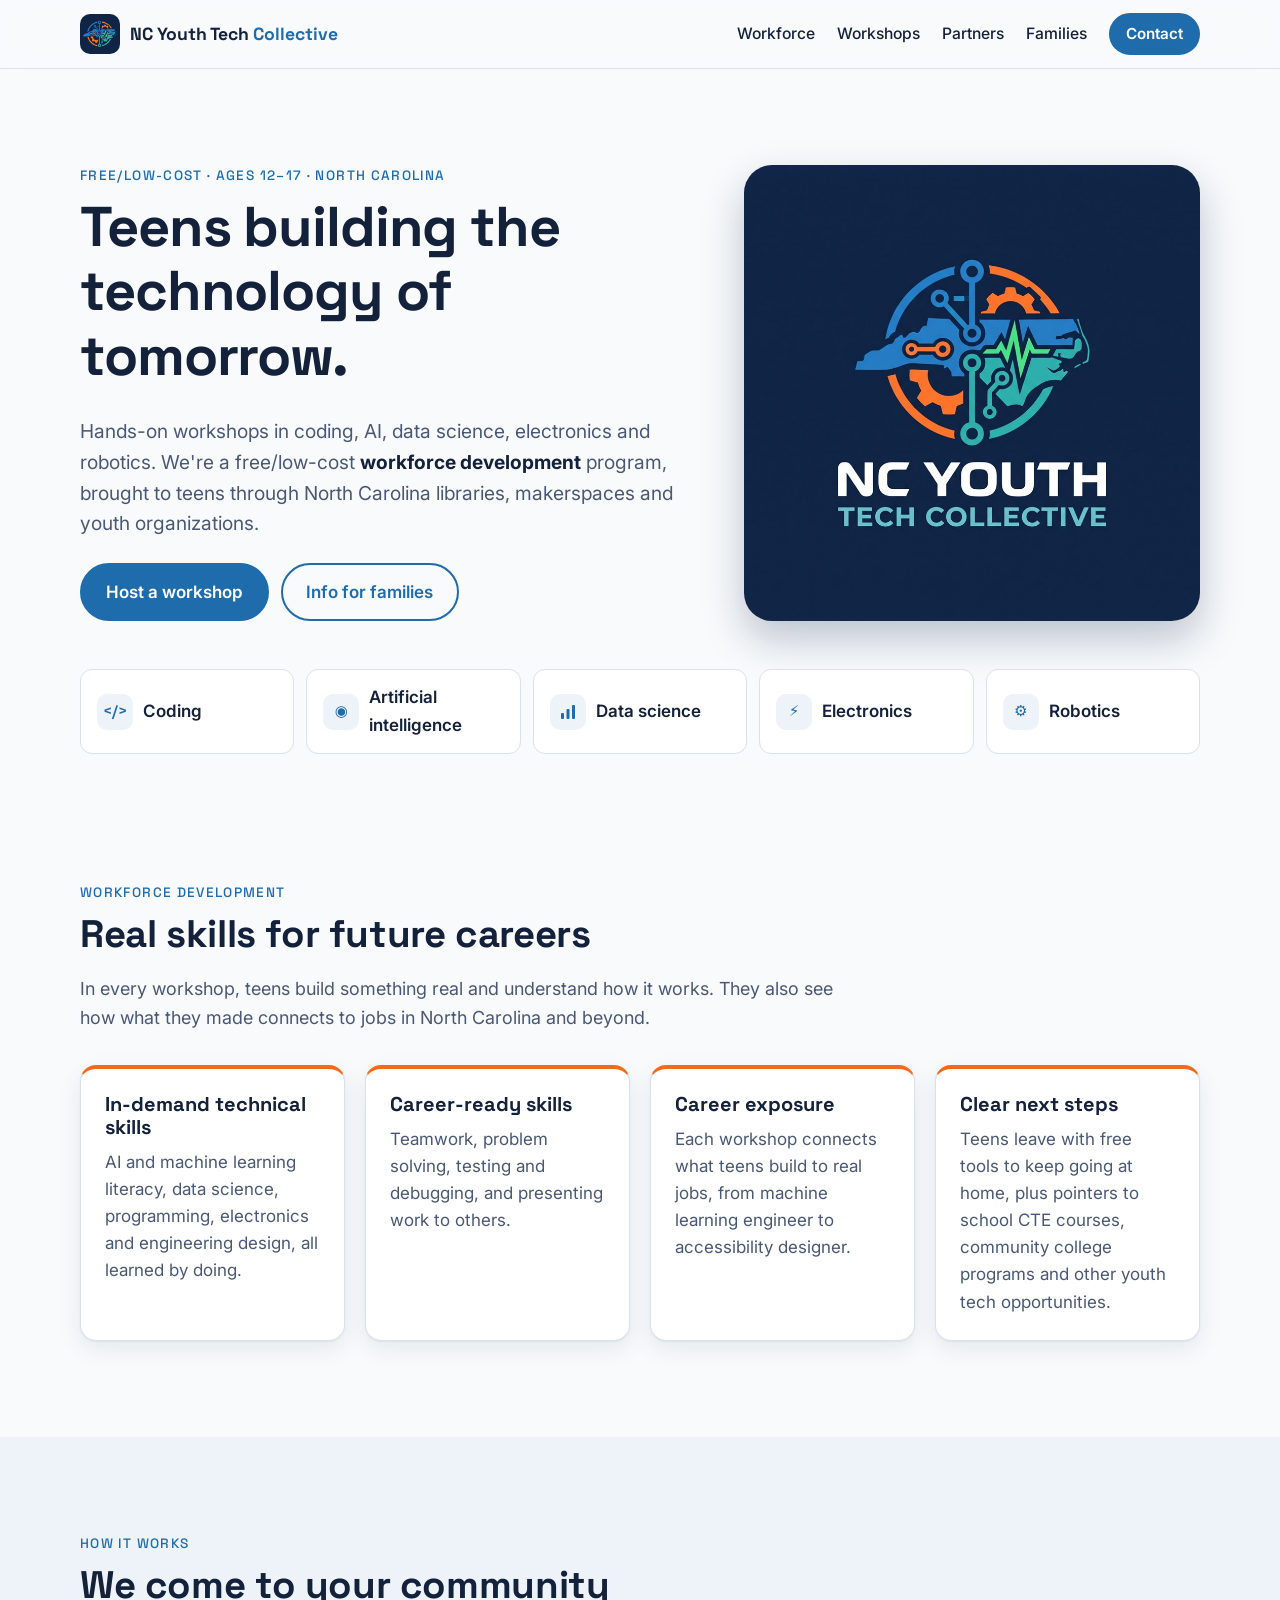
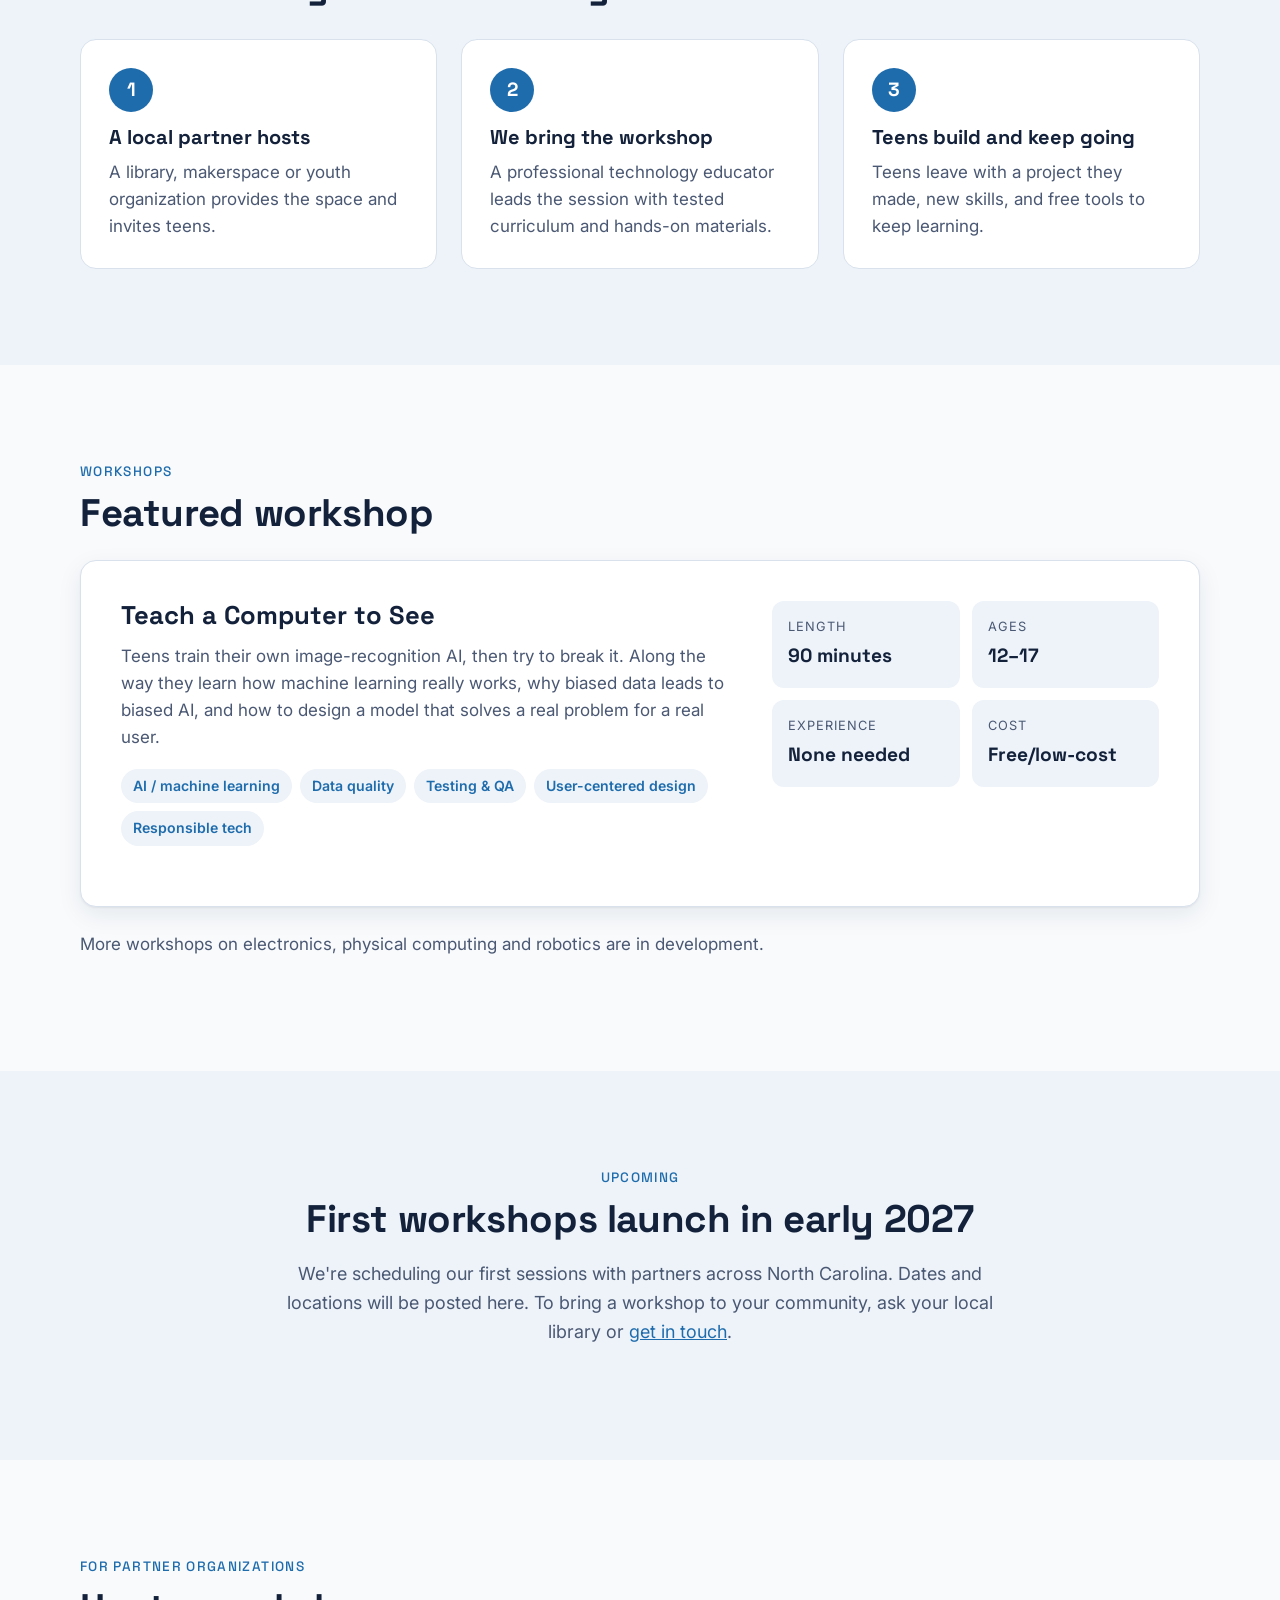
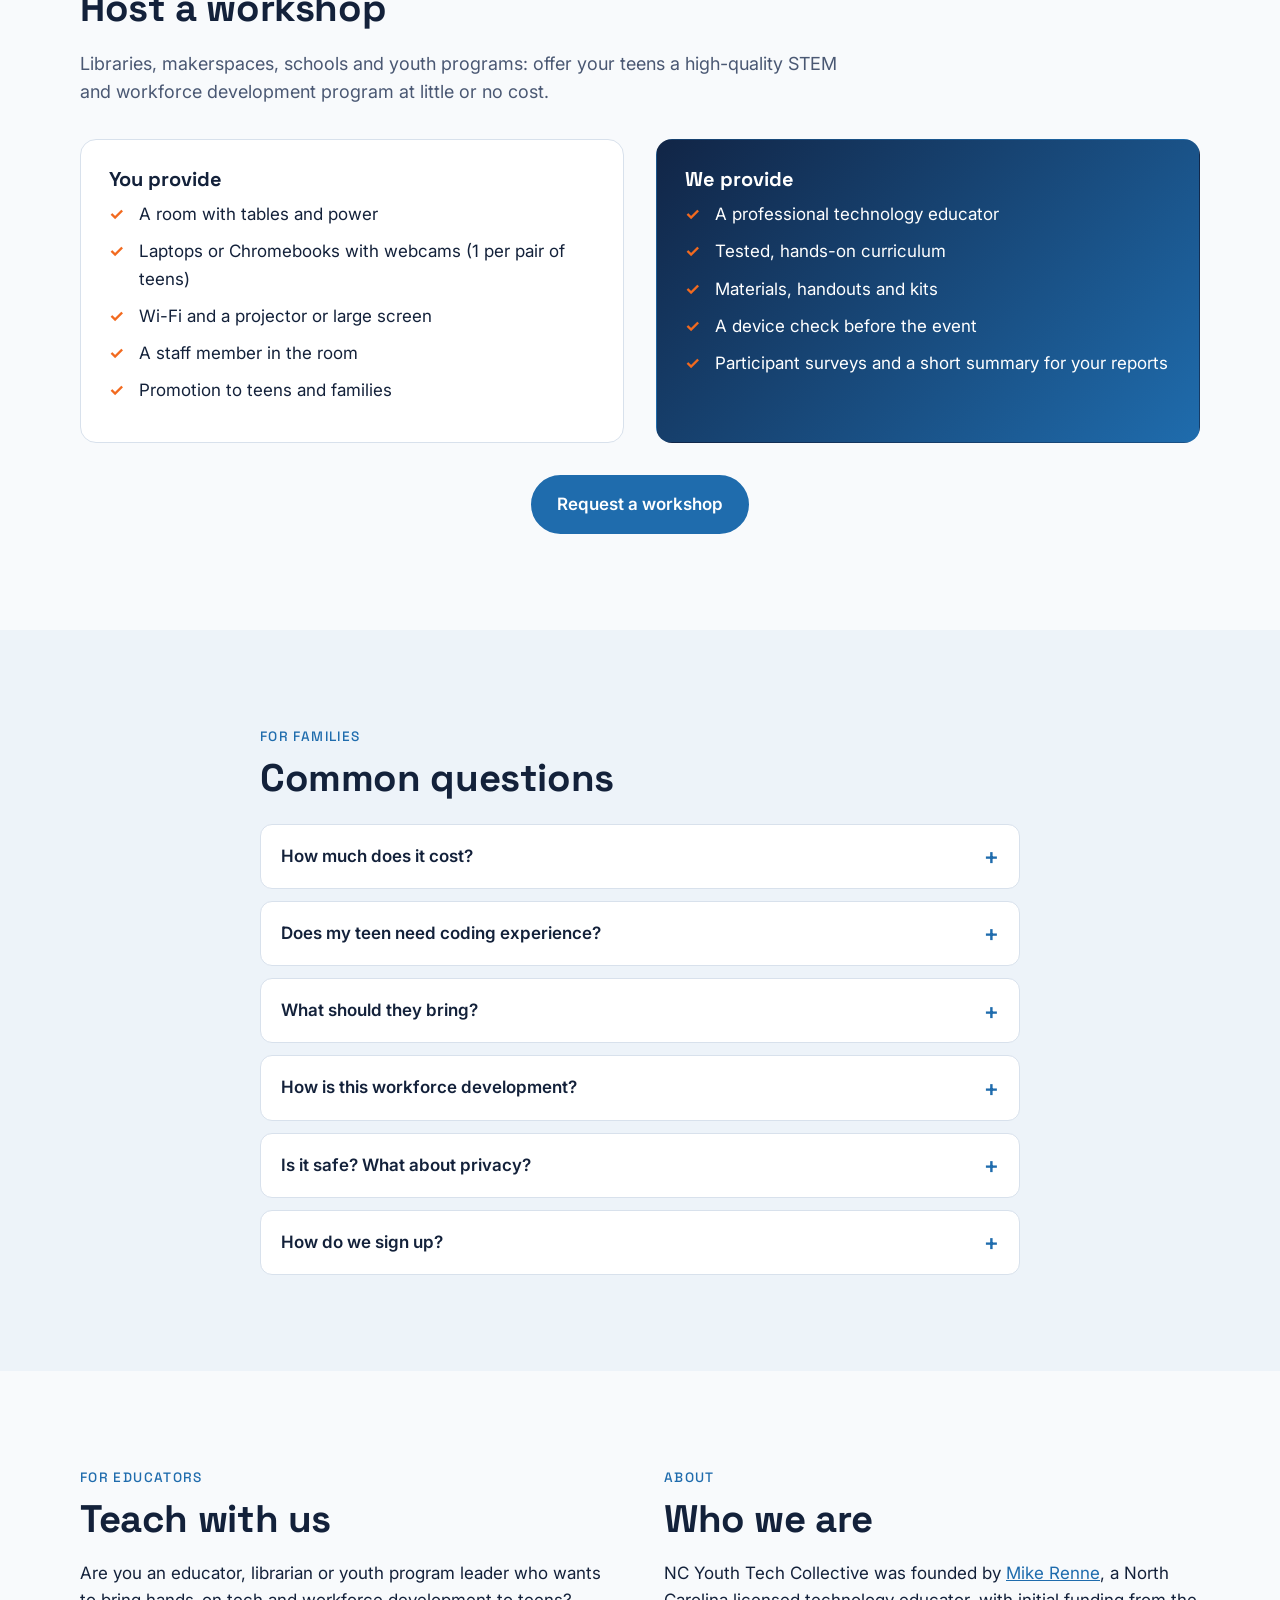
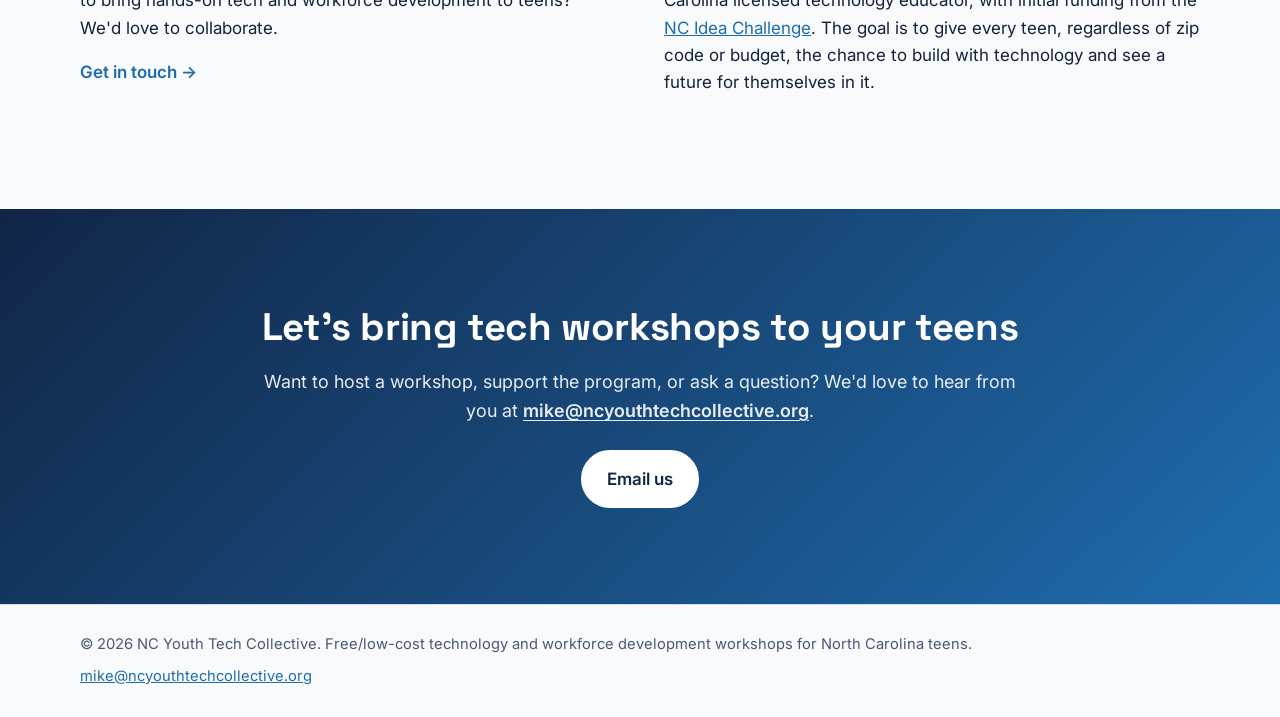
<file: index.html>
<!doctype html>
<html lang="en">
<head>
  <meta charset="utf-8">
  <meta name="viewport" content="width=device-width, initial-scale=1">
  <title>NC Youth Tech Collective | Free/Low-Cost Tech and Workforce Development Workshops for Teens</title>
  <meta name="description" content="Free/low-cost, hands-on technology and workforce development workshops for North Carolina teens ages 12–17: coding, AI, data science, electronics and robotics, offered with local libraries, makerspaces and youth organizations.">
  <meta property="og:title" content="NC Youth Tech Collective">
  <meta property="og:description" content="Free/low-cost, hands-on tech and workforce development workshops for NC teens ages 12–17.">
  <meta property="og:type" content="website">
  <meta property="og:image" content="https://ncyouthtechcollective.org/assets/og-image.jpg">
  <meta property="og:image:alt" content="NC Youth Tech Collective logo">
  <meta name="theme-color" content="#112546">
  <link rel="icon" href="assets/favicon-32.png" type="image/png" sizes="32x32">
  <link rel="apple-touch-icon" href="assets/apple-touch-icon.png">
  <link rel="preconnect" href="https://fonts.googleapis.com">
  <link rel="preconnect" href="https://fonts.gstatic.com" crossorigin>
  <link href="https://fonts.googleapis.com/css2?family=Inter:wght@400;500;600&family=Space+Grotesk:wght@500;700&display=swap" rel="stylesheet">
  <link rel="stylesheet" href="assets/style.css">
</head>
<body>
  <a class="skip-link" href="#main">Skip to content</a>

  <header class="site-header">
    <div class="container header-inner">
      <a class="brand" href="#top" aria-label="NC Youth Tech Collective home">
        <img class="brand-mark" src="assets/logo-mark.png" alt="" width="40" height="40">
        <span>NC Youth Tech <span class="brand-accent">Collective</span></span>
      </a>
      <nav aria-label="Main">
        <ul class="nav-links">
          <li><a href="#workforce">Workforce</a></li>
          <li><a href="#workshops">Workshops</a></li>
          <li><a href="#partners">Partners</a></li>
          <li><a href="#families">Families</a></li>
          <li><a class="btn btn-small" href="#contact">Contact</a></li>
        </ul>
      </nav>
    </div>
  </header>

  <main id="main">
    <!-- Hero -->
    <section class="hero" id="top">
      <div class="container hero-inner">
        <div class="hero-copy">
          <p class="eyebrow">Free/low-cost &middot; Ages 12–17 &middot; North Carolina</p>
          <h1>Teens building the technology of tomorrow.</h1>
          <p class="lead">Hands-on workshops in coding, AI, data science, electronics and robotics. We're a free/low-cost <strong>workforce development</strong> program, brought to teens through North Carolina libraries, makerspaces and youth organizations.</p>
          <div class="cta-row">
            <a class="btn" href="#partners">Host a workshop</a>
            <a class="btn btn-ghost" href="#families">Info for families</a>
          </div>
        </div>
        <div class="hero-art">
          <img src="assets/logo.jpg" alt="NC Youth Tech Collective logo: a map of North Carolina with circuit lines, gears and a signal wave" width="900" height="900">
        </div>
      </div>
    </section>

    <!-- Topics -->
    <section class="topics" aria-label="Topics">
      <div class="container topic-grid">
        <div class="topic"><span class="topic-icon" aria-hidden="true">&lt;/&gt;</span>Coding</div>
        <div class="topic"><span class="topic-icon" aria-hidden="true">&#9673;</span>Artificial intelligence</div>
        <div class="topic"><span class="topic-icon" aria-hidden="true"><svg viewBox="0 0 16 16" width="16" height="16" fill="currentColor"><rect x="1" y="9" width="3" height="6" rx="1"/><rect x="6.5" y="5" width="3" height="10" rx="1"/><rect x="12" y="1" width="3" height="14" rx="1"/></svg></span>Data science</div>
        <div class="topic"><span class="topic-icon" aria-hidden="true">&#9889;</span>Electronics</div>
        <div class="topic"><span class="topic-icon" aria-hidden="true">&#9881;</span>Robotics</div>
      </div>
    </section>

    <!-- Workforce development -->
    <section class="section" id="workforce">
      <div class="container">
        <p class="eyebrow">Workforce development</p>
        <h2>Real skills for future careers</h2>
        <p class="section-lead">In every workshop, teens build something real and understand how it works. They also see how what they made connects to jobs in North Carolina and beyond.</p>
        <div class="card-grid">
          <article class="card">
            <h3>In-demand technical skills</h3>
            <p>AI and machine learning literacy, data science, programming, electronics and engineering design, all learned by doing.</p>
          </article>
          <article class="card">
            <h3>Career-ready skills</h3>
            <p>Teamwork, problem solving, testing and debugging, and presenting work to others.</p>
          </article>
          <article class="card">
            <h3>Career exposure</h3>
            <p>Each workshop connects what teens build to real jobs, from machine learning engineer to accessibility designer.</p>
          </article>
          <article class="card">
            <h3>Clear next steps</h3>
            <p>Teens leave with free tools to keep going at home, plus pointers to school CTE courses, community college programs and other youth tech opportunities.</p>
          </article>
        </div>
      </div>
    </section>

    <!-- How it works -->
    <section class="section section-alt" id="how">
      <div class="container">
        <p class="eyebrow">How it works</p>
        <h2>We come to your community</h2>
        <ol class="steps">
          <li>
            <span class="step-num" aria-hidden="true">1</span>
            <h3>A local partner hosts</h3>
            <p>A library, makerspace or youth organization provides the space and invites teens.</p>
          </li>
          <li>
            <span class="step-num" aria-hidden="true">2</span>
            <h3>We bring the workshop</h3>
            <p>A professional technology educator leads the session with tested curriculum and hands-on materials.</p>
          </li>
          <li>
            <span class="step-num" aria-hidden="true">3</span>
            <h3>Teens build and keep going</h3>
            <p>Teens leave with a project they made, new skills, and free tools to keep learning.</p>
          </li>
        </ol>
      </div>
    </section>

    <!-- Workshops -->
    <section class="section" id="workshops">
      <div class="container">
        <p class="eyebrow">Workshops</p>
        <h2>Featured workshop</h2>
        <article class="feature">
          <div class="feature-body">
            <h3>Teach a Computer to See</h3>
            <p>Teens train their own image-recognition AI, then try to break it. Along the way they learn how machine learning really works, why biased data leads to biased AI, and how to design a model that solves a real problem for a real user.</p>
            <ul class="chips" aria-label="Skills practiced">
              <li>AI / machine learning</li>
              <li>Data quality</li>
              <li>Testing &amp; QA</li>
              <li>User-centered design</li>
              <li>Responsible tech</li>
            </ul>
          </div>
          <dl class="feature-facts">
            <div><dt>Length</dt><dd>90 minutes</dd></div>
            <div><dt>Ages</dt><dd>12–17</dd></div>
            <div><dt>Experience</dt><dd>None needed</dd></div>
            <div><dt>Cost</dt><dd>Free/low&#8209;cost</dd></div>
          </dl>
        </article>
        <p class="note">More workshops on electronics, physical computing and robotics are in development.</p>
      </div>
    </section>

    <!-- Upcoming -->
    <section class="section section-alt" id="upcoming">
      <div class="container narrow center">
        <p class="eyebrow">Upcoming</p>
        <h2>First workshops launch in early 2027</h2>
        <p class="section-lead">We're scheduling our first sessions with partners across North Carolina. Dates and locations will be posted here. To bring a workshop to your community, ask your local library or <a href="#contact">get in touch</a>.</p>
      </div>
    </section>

    <!-- Partners -->
    <section class="section" id="partners">
      <div class="container">
        <p class="eyebrow">For partner organizations</p>
        <h2>Host a workshop</h2>
        <p class="section-lead">Libraries, makerspaces, schools and youth programs: offer your teens a high-quality STEM and workforce development program at little or no cost.</p>
        <div class="two-col">
          <div class="panel">
            <h3>You provide</h3>
            <ul class="check-list">
              <li>A room with tables and power</li>
              <li>Laptops or Chromebooks with webcams (1 per pair of teens)</li>
              <li>Wi-Fi and a projector or large screen</li>
              <li>A staff member in the room</li>
              <li>Promotion to teens and families</li>
            </ul>
          </div>
          <div class="panel panel-brand">
            <h3>We provide</h3>
            <ul class="check-list">
              <li>A professional technology educator</li>
              <li>Tested, hands-on curriculum</li>
              <li>Materials, handouts and kits</li>
              <li>A device check before the event</li>
              <li>Participant surveys and a short summary for your reports</li>
            </ul>
          </div>
        </div>
        <div class="center"><a class="btn" href="#contact">Request a workshop</a></div>
      </div>
    </section>

    <!-- Families -->
    <section class="section section-alt" id="families">
      <div class="container narrow">
        <p class="eyebrow">For families</p>
        <h2>Common questions</h2>
        <div class="faq">
          <details>
            <summary>How much does it cost?</summary>
            <p>Workshops are free/low-cost. Most are free, but some host organizations charge a small registration fee. Any fee is set by the host and listed with the event.</p>
          </details>
          <details>
            <summary>Does my teen need coding experience?</summary>
            <p>No. Workshops are designed for beginners, with extra challenges for teens who already have experience.</p>
          </details>
          <details>
            <summary>What should they bring?</summary>
            <p>Just curiosity. The host provides devices, and we bring everything else.</p>
          </details>
          <details>
            <summary>How is this workforce development?</summary>
            <p>Teens practice skills employers look for, like AI literacy, problem solving, testing and teamwork. They also learn about real careers that use these skills, and leave with clear next steps for continued learning.</p>
          </details>
          <details>
            <summary>Is it safe? What about privacy?</summary>
            <p>A staff member from the host organization is present for every workshop. The AI tools we use run in the web browser, need no accounts, and by default keep training images on the device. All work is cleared at the end of each session, and photos are only taken with a signed release.</p>
          </details>
          <details>
            <summary>How do we sign up?</summary>
            <p>Registration is handled by each host organization. Upcoming workshops will be listed on this page, with a link to register.</p>
          </details>
        </div>
      </div>
    </section>

    <!-- Educators + About -->
    <section class="section" id="about">
      <div class="container two-col">
        <div>
          <p class="eyebrow">For educators</p>
          <h2>Teach with us</h2>
          <p>Are you an educator, librarian or youth program leader who wants to bring hands-on tech and workforce development to teens? We'd love to collaborate.</p>
          <a class="text-link" href="#contact">Get in touch &rarr;</a>
        </div>
        <div>
          <p class="eyebrow">About</p>
          <h2>Who we are</h2>
          <p>NC Youth Tech Collective was founded by <a href="https://mikerenne.com" target="_blank" rel="noopener">Mike Renne</a>, a North Carolina licensed technology educator, with initial funding from the <a href="https://ideachallengenc.org/" target="_blank" rel="noopener">NC Idea Challenge</a>. The goal is to give every teen, regardless of zip code or budget, the chance to build with technology and see a future for themselves in it.</p>
        </div>
      </div>
    </section>

    <!-- Contact -->
    <section class="section contact" id="contact">
      <div class="container narrow center">
        <h2>Let's bring tech workshops to your teens</h2>
        <p class="section-lead">Want to host a workshop, support the program, or ask a question? We'd love to hear from you at <a class="contact-email" href="mailto:mike@ncyouthtechcollective.org">mike@ncyouthtechcollective.org</a>.</p>
        <div class="cta-row center-row">
          <a class="btn btn-light" href="mailto:mike@ncyouthtechcollective.org">Email us</a>        </div>
      </div>
    </section>
  </main>

  <footer class="site-footer">
    <div class="container footer-inner">
      <p>&copy; <span id="year">2026</span> NC Youth Tech Collective. Free/low-cost technology and workforce development workshops for North Carolina teens.</p>
      <p><a href="mailto:mike@ncyouthtechcollective.org">mike@ncyouthtechcollective.org</a></p>
    </div>
  </footer>

  <script>document.getElementById('year').textContent = new Date().getFullYear();</script>
</body>
</html>
</file>
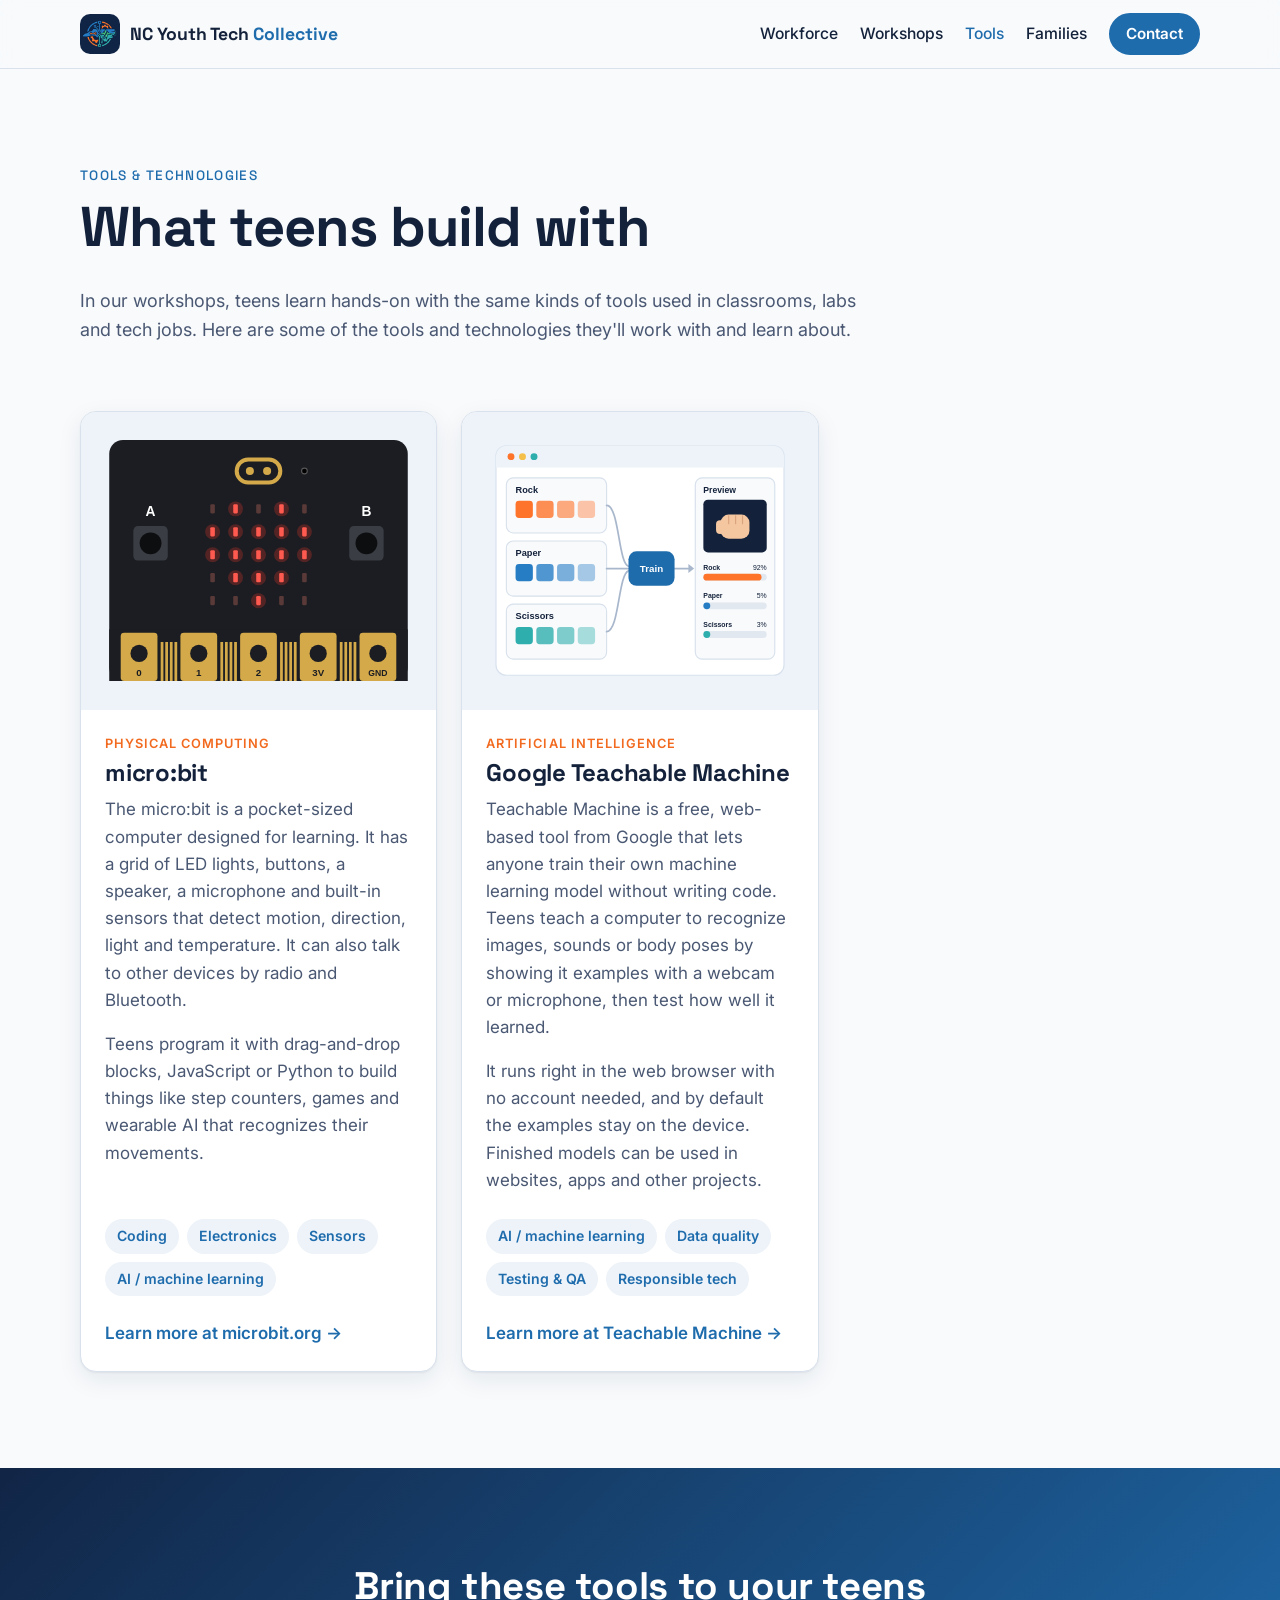
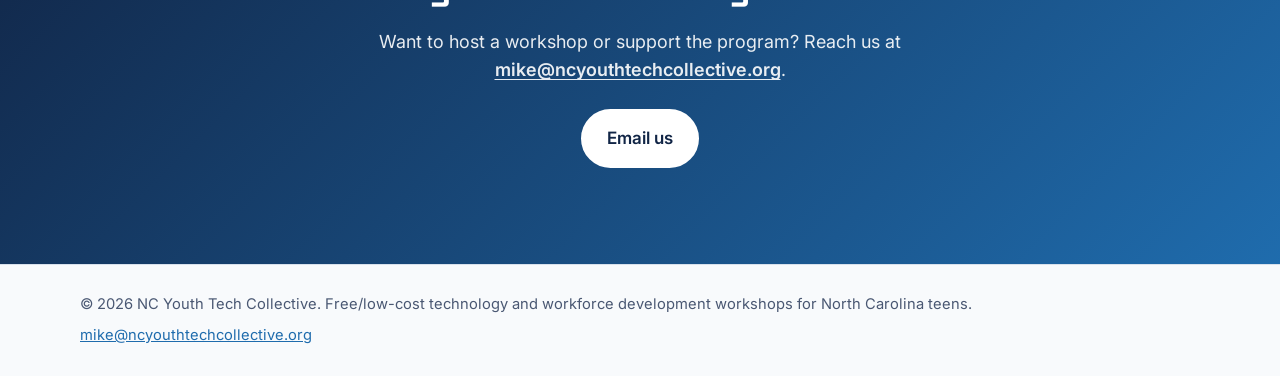
<file: tools.html>
<!doctype html>
<html lang="en">
<head>
  <meta charset="utf-8">
  <meta name="viewport" content="width=device-width, initial-scale=1">
  <title>Tools &amp; Technologies | NC Youth Tech Collective</title>
  <meta name="description" content="The tools and technologies teens learn with and about in NC Youth Tech Collective workshops.">
  <!-- Unlisted page: shared by direct link only. Remove this tag when the page is linked from the main site. -->
  <meta name="robots" content="noindex">
  <meta name="theme-color" content="#112546">
  <link rel="icon" href="assets/favicon-32.png" type="image/png" sizes="32x32">
  <link rel="apple-touch-icon" href="assets/apple-touch-icon.png">
  <link rel="preconnect" href="https://fonts.googleapis.com">
  <link rel="preconnect" href="https://fonts.gstatic.com" crossorigin>
  <link href="https://fonts.googleapis.com/css2?family=Inter:wght@400;500;600&family=Space+Grotesk:wght@500;700&display=swap" rel="stylesheet">
  <link rel="stylesheet" href="assets/style.css">
  <link rel="stylesheet" href="assets/tools/tools.css">
</head>
<body>
  <a class="skip-link" href="#main">Skip to content</a>

  <header class="site-header">
    <div class="container header-inner">
      <a class="brand" href="index.html" aria-label="NC Youth Tech Collective home">
        <img class="brand-mark" src="assets/logo-mark.png" alt="" width="40" height="40">
        <span>NC Youth Tech <span class="brand-accent">Collective</span></span>
      </a>
      <nav aria-label="Main">
        <ul class="nav-links">
          <li><a href="index.html#workforce">Workforce</a></li>
          <li><a href="index.html#workshops">Workshops</a></li>
          <li><a href="tools.html" aria-current="page">Tools</a></li>
          <li><a href="index.html#families">Families</a></li>
          <li><a class="btn btn-small" href="index.html#contact">Contact</a></li>
        </ul>
      </nav>
    </div>
  </header>

  <main id="main">
    <section class="section tools-intro">
      <div class="container">
        <p class="eyebrow">Tools &amp; technologies</p>
        <h1>What teens build with</h1>
        <p class="section-lead">In our workshops, teens learn hands-on with the same kinds of tools used in classrooms, labs and tech jobs. Here are some of the tools and technologies they'll work with and learn about.</p>
      </div>
    </section>

    <section class="section tools-list" aria-label="Tools and technologies">
      <div class="container">
        <div class="tool-grid">

          <!--
            Tool card template: copy this <article> block for each new tool.
            - Put the image in assets/tools/ (SVG, PNG or JPG; a 5:4 landscape image works best).
            - Keep the description to 2–3 sentences.
          -->
          <article class="tool-card" id="microbit">
            <div class="tool-media">
              <img src="assets/tools/microbit.svg" alt="Illustration of a micro:bit: a small circuit board with a 5×5 grid of LEDs showing a heart, buttons labeled A and B, and gold connector pins along the bottom edge" width="520" height="420">
            </div>
            <div class="tool-body">
              <p class="tool-category">Physical computing</p>
              <h2>micro:bit</h2>
              <p>The micro:bit is a pocket-sized computer designed for learning. It has a grid of LED lights, buttons, a speaker, a microphone and built-in sensors that detect motion, direction, light and temperature. It can also talk to other devices by radio and Bluetooth.</p>
              <p>Teens program it with drag-and-drop blocks, JavaScript or Python to build things like step counters, games and wearable AI that recognizes their movements.</p>
              <ul class="chips" aria-label="Skills">
                <li>Coding</li>
                <li>Electronics</li>
                <li>Sensors</li>
                <li>AI / machine learning</li>
              </ul>
              <a class="text-link" href="https://microbit.org/" target="_blank" rel="noopener">Learn more at microbit.org &rarr;</a>
            </div>
          </article>

          <article class="tool-card" id="teachable-machine">
            <div class="tool-media">
              <img src="assets/tools/teachable-machine.svg" alt="Illustration of training an AI model: example pictures sorted into Rock, Paper and Scissors feed a Train step, and a preview shows the model is 92% sure it sees Rock" width="520" height="420">
            </div>
            <div class="tool-body">
              <p class="tool-category">Artificial intelligence</p>
              <h2>Google Teachable Machine</h2>
              <p>Teachable Machine is a free, web-based tool from Google that lets anyone train their own machine learning model without writing code. Teens teach a computer to recognize images, sounds or body poses by showing it examples with a webcam or microphone, then test how well it learned.</p>
              <p>It runs right in the web browser with no account needed, and by default the examples stay on the device. Finished models can be used in websites, apps and other projects.</p>
              <ul class="chips" aria-label="Skills">
                <li>AI / machine learning</li>
                <li>Data quality</li>
                <li>Testing &amp; QA</li>
                <li>Responsible tech</li>
              </ul>
              <a class="text-link" href="https://teachablemachine.withgoogle.com/" target="_blank" rel="noopener">Learn more at Teachable Machine &rarr;</a>
            </div>
          </article>

        </div>
      </div>
    </section>

    <section class="section contact" id="contact">
      <div class="container narrow center">
        <h2>Bring these tools to your teens</h2>
        <p class="section-lead">Want to host a workshop or support the program? Reach us at <a class="contact-email" href="mailto:mike@ncyouthtechcollective.org">mike@ncyouthtechcollective.org</a>.</p>
        <div class="cta-row center-row">
          <a class="btn btn-light" href="mailto:mike@ncyouthtechcollective.org">Email us</a>
        </div>
      </div>
    </section>
  </main>

  <footer class="site-footer">
    <div class="container footer-inner">
      <p>&copy; <span id="year">2026</span> NC Youth Tech Collective. Free/low-cost technology and workforce development workshops for North Carolina teens.</p>
      <p><a href="mailto:mike@ncyouthtechcollective.org">mike@ncyouthtechcollective.org</a></p>
    </div>
  </footer>

  <script>document.getElementById('year').textContent = new Date().getFullYear();</script>
</body>
</html>
</file>
<file: assets/style.css>
/* NC Youth Tech Collective — landing page styles */

/* Palette sampled from the logo: navy #112546, blue #267dc4, orange #fe742b, teal #2eaead */
:root {
  --navy: #112546;
  --brand: #1f6cad;
  --brand-2: #112546;
  --accent: #f26a1f;
  --teal: #1f8f8e;
  --on-brand: #ffffff;
  --brand-hover: #112546;
  --band-from: #112546;
  --band-to: #1f6cad;
  --band-text: #ffffff;
  --bg: #f8fafc;
  --bg-alt: #edf3f9;
  --surface: #ffffff;
  --text: #13213a;
  --muted: #4a5873;
  --border: #d8e1ec;
  --radius: 16px;
  --shadow: 0 1px 2px rgba(17, 37, 70, .06), 0 8px 24px rgba(17, 37, 70, .08);
  --font-body: "Inter", system-ui, -apple-system, "Segoe UI", Roboto, sans-serif;
  --font-head: "Space Grotesk", var(--font-body);
}

@media (prefers-color-scheme: dark) {
  :root {
    --brand: #5aa8e6;
    --brand-2: #2b5f99;
    --accent: #fe8a4a;
    --teal: #4cc4c2;
    --on-brand: #0b1730;
    --brand-hover: #8cc4f0;
    --band-from: #173563;
    --band-to: #1f5a96;
    --bg: #0b1730;
    --bg-alt: #0f1f3d;
    --surface: #142848;
    --text: #e8eef7;
    --muted: #a9b7cc;
    --border: #22385c;
    --shadow: none;
  }
}

*,
*::before,
*::after { box-sizing: border-box; }

html { scroll-behavior: smooth; scroll-padding-top: 80px; }
@media (prefers-reduced-motion: reduce) { html { scroll-behavior: auto; } }

body {
  margin: 0;
  background: var(--bg);
  color: var(--text);
  font-family: var(--font-body);
  font-size: 1.0625rem;
  line-height: 1.6;
}

h1, h2, h3 { font-family: var(--font-head); line-height: 1.15; margin: 0 0 .5em; }
h1 { font-size: clamp(2.2rem, 5vw, 3.5rem); letter-spacing: -.02em; }
h2 { font-size: clamp(1.7rem, 3.5vw, 2.4rem); letter-spacing: -.01em; }
h3 { font-size: 1.25rem; }
p { margin: 0 0 1em; }
a { color: var(--brand); }
img, svg { max-width: 100%; display: block; }

.container { width: min(1120px, 100% - 32px); margin-inline: auto; }
.narrow { width: min(760px, 100% - 32px); }
.center { text-align: center; }

.skip-link {
  position: absolute; left: -999px; top: 8px;
  background: var(--brand); color: var(--on-brand);
  padding: 8px 14px; border-radius: 8px; z-index: 100;
}
.skip-link:focus { left: 8px; }

:focus-visible { outline: 3px solid var(--accent); outline-offset: 2px; border-radius: 4px; }

/* Buttons */
.btn {
  display: inline-block;
  background: var(--brand);
  color: var(--on-brand);
  font-weight: 600;
  text-decoration: none;
  padding: .8em 1.4em;
  border-radius: 999px;
  border: 2px solid var(--brand);
  transition: transform .15s ease, background .15s ease;
}
.btn:hover { transform: translateY(-1px); background: var(--brand-hover); border-color: var(--brand-hover); }
.btn-small { padding: .45em 1em; font-size: .95rem; }
.btn-ghost { background: transparent; color: var(--brand); }
.btn-ghost:hover { background: var(--bg-alt); color: var(--brand); border-color: var(--brand); }
.btn-light { background: var(--on-brand); color: var(--brand); border-color: var(--on-brand); }
.btn-light:hover { background: var(--bg-alt); border-color: var(--bg-alt); }
.btn-ghost-light { background: transparent; color: var(--on-brand); border-color: var(--on-brand); }
.btn-ghost-light:hover { background: rgba(255, 255, 255, .12); border-color: var(--on-brand); }

.cta-row { display: flex; flex-wrap: wrap; gap: 12px; margin-top: 1.5rem; }
.center-row { justify-content: center; }

.text-link { font-weight: 600; text-decoration: none; }
.text-link:hover { text-decoration: underline; }

.eyebrow {
  font-family: var(--font-head);
  font-weight: 500;
  font-size: .85rem;
  letter-spacing: .1em;
  text-transform: uppercase;
  color: var(--brand);
  margin-bottom: .6em;
}

/* Header */
.site-header {
  position: sticky; top: 0; z-index: 50;
  background: color-mix(in srgb, var(--bg) 88%, transparent);
  backdrop-filter: blur(10px);
  border-bottom: 1px solid var(--border);
}
.header-inner { display: flex; align-items: center; justify-content: space-between; gap: 16px; min-height: 68px; }
.brand {
  display: flex; align-items: center; gap: 10px;
  font-family: var(--font-head); font-weight: 700; font-size: 1.1rem;
  color: var(--text); text-decoration: none;
}
.brand-accent { color: var(--brand); }
.nav-links { display: flex; align-items: center; gap: 22px; list-style: none; margin: 0; padding: 0; }
.nav-links a:not(.btn) { color: var(--text); text-decoration: none; font-weight: 500; font-size: .98rem; }
.nav-links a:not(.btn):hover { color: var(--brand); }

@media (max-width: 760px) {
  .nav-links li:not(:last-child) { display: none; }
  .brand { font-size: 1rem; }
}

/* Hero */
.hero { padding: clamp(48px, 8vw, 96px) 0 48px; }
.hero-inner { display: grid; grid-template-columns: 1.15fr .85fr; gap: 48px; align-items: center; }
.lead { font-size: 1.2rem; color: var(--muted); max-width: 36em; }
.lead strong { color: var(--text); }
.hero-art img {
  width: 100%; height: auto;
  border-radius: 28px;
  box-shadow: 0 18px 40px rgba(17, 37, 70, .25);
}
.brand-mark { border-radius: 10px; }

@media (max-width: 860px) {
  .hero-inner { grid-template-columns: 1fr; }
  .hero-art { max-width: 260px; margin-inline: auto; }
}

/* Topics */
.topics { padding-bottom: 32px; }
.topic-grid { display: grid; grid-template-columns: repeat(5, 1fr); gap: 12px; }
.topic {
  display: flex; align-items: center; gap: 10px;
  background: var(--surface); border: 1px solid var(--border); border-radius: 12px;
  padding: 14px 16px; font-weight: 600;
}
.topic-icon {
  display: inline-grid; place-items: center;
  width: 36px; height: 36px; flex: none;
  border-radius: 10px; background: var(--bg-alt); color: var(--brand);
  font-family: var(--font-head); font-size: .95rem;
}
@media (max-width: 1000px) { .topic-grid { grid-template-columns: repeat(3, 1fr); } }
@media (max-width: 760px) {
  .topic-grid { grid-template-columns: repeat(2, 1fr); }
  .topic:last-child { grid-column: 1 / -1; }
}

/* Sections */
.section { padding: clamp(56px, 8vw, 96px) 0; }
.section-alt { background: var(--bg-alt); }
.section-lead { font-size: 1.125rem; color: var(--muted); max-width: 44em; }
.center .section-lead { margin-inline: auto; }
.note { color: var(--muted); margin-top: 1.5rem; }

/* Cards */
.card-grid { display: grid; grid-template-columns: repeat(4, 1fr); gap: 20px; margin-top: 2rem; }
.card {
  background: var(--surface); border: 1px solid var(--border); border-radius: var(--radius);
  padding: 24px; box-shadow: var(--shadow);
  border-top: 4px solid var(--accent);
}
.card p { color: var(--muted); margin: 0; }
@media (max-width: 1000px) { .card-grid { grid-template-columns: repeat(2, 1fr); } }
@media (max-width: 560px) { .card-grid { grid-template-columns: 1fr; } }

/* Steps */
.steps { list-style: none; padding: 0; margin: 2rem 0 0; display: grid; grid-template-columns: repeat(3, 1fr); gap: 24px; }
.steps li { background: var(--surface); border-radius: var(--radius); padding: 28px; border: 1px solid var(--border); }
.steps p { color: var(--muted); margin: 0; }
.step-num {
  display: inline-grid; place-items: center;
  width: 44px; height: 44px; border-radius: 50%;
  background: var(--brand); color: var(--on-brand);
  font-family: var(--font-head); font-weight: 700; font-size: 1.2rem;
  margin-bottom: 14px;
}
@media (max-width: 860px) { .steps { grid-template-columns: 1fr; } }

/* Feature workshop */
.feature {
  display: grid; grid-template-columns: 1.6fr 1fr; gap: 32px;
  background: var(--surface); border: 1px solid var(--border); border-radius: var(--radius);
  padding: clamp(24px, 4vw, 40px); box-shadow: var(--shadow); margin-top: 1.5rem;
}
.feature h3 { font-size: 1.6rem; }
.feature-body p { color: var(--muted); }
.chips { display: flex; flex-wrap: wrap; gap: 8px; list-style: none; padding: 0; margin: 0 0 1.25rem; }
.chips li {
  background: var(--bg-alt); color: var(--brand);
  font-size: .88rem; font-weight: 600; padding: 6px 12px; border-radius: 999px;
}
.feature-facts { display: grid; grid-template-columns: 1fr 1fr; gap: 12px; margin: 0; align-content: start; }
.feature-facts div { background: var(--bg-alt); border-radius: 12px; padding: 16px; }
.feature-facts dt { font-size: .8rem; text-transform: uppercase; letter-spacing: .08em; color: var(--muted); }
.feature-facts dd { margin: 4px 0 0; font-family: var(--font-head); font-weight: 700; font-size: 1.2rem; }
@media (max-width: 860px) { .feature { grid-template-columns: 1fr; } }

/* Partners */
.two-col { display: grid; grid-template-columns: 1fr 1fr; gap: 32px; margin: 2rem 0; }
.panel { background: var(--surface); border: 1px solid var(--border); border-radius: var(--radius); padding: 28px; }
.panel-brand { background: linear-gradient(135deg, var(--band-from), var(--band-to)); color: var(--band-text); border-color: transparent; }
.check-list { list-style: none; padding: 0; margin: 0; }
.check-list li { position: relative; padding-left: 30px; margin-bottom: 10px; }
.check-list li::before {
  content: "✓"; position: absolute; left: 0; top: 0;
  color: var(--accent); font-weight: 700;
}
#about .two-col { margin-block: 0; margin-inline: auto; gap: 48px; }
@media (max-width: 760px) { .two-col { grid-template-columns: 1fr; } }

/* FAQ */
.faq { margin-top: 1.5rem; display: grid; gap: 12px; }
.faq details { background: var(--surface); border: 1px solid var(--border); border-radius: 12px; padding: 4px 20px; }
.faq summary {
  cursor: pointer; font-weight: 600; padding: 14px 0; list-style: none;
  display: flex; justify-content: space-between; align-items: center; gap: 12px;
}
.faq summary::-webkit-details-marker { display: none; }
.faq summary::after { content: "+"; font-size: 1.4rem; color: var(--brand); line-height: 1; }
.faq details[open] summary::after { content: "−"; }
.faq details p { color: var(--muted); padding-bottom: 8px; }

/* Contact */
.contact { background: linear-gradient(135deg, var(--band-from), var(--band-to)); color: var(--band-text); }
.contact .section-lead { color: var(--band-text); opacity: .9; }
.contact .btn-light { background: #ffffff; color: #112546; border-color: #ffffff; }
.contact .btn-light:hover { background: #edf3f9; border-color: #edf3f9; }
.contact-email { color: var(--band-text); font-weight: 600; text-underline-offset: 3px; }

/* Footer */
.site-footer { border-top: 1px solid var(--border); padding: 28px 0; color: var(--muted); font-size: .92rem; }
.footer-inner { display: flex; flex-wrap: wrap; justify-content: space-between; gap: 8px 24px; }
.footer-inner p { margin: 0; }
</file>
<file: assets/tools/tools.css>
/* Tools & technologies page — builds on assets/style.css */

.tools-intro { padding-bottom: 24px; }
.tools-list { padding-top: 24px; }

.nav-links a[aria-current="page"] { color: var(--brand); }

.tool-grid {
  display: grid;
  grid-template-columns: repeat(auto-fill, minmax(320px, 1fr));
  gap: 24px;
}

.tool-card {
  display: flex;
  flex-direction: column;
  background: var(--surface);
  border: 1px solid var(--border);
  border-radius: var(--radius);
  box-shadow: var(--shadow);
  overflow: hidden;
}

.tool-media {
  aspect-ratio: 5 / 4;
  display: grid;
  place-items: center;
  padding: 28px;
  background: var(--bg-alt);
}
.tool-media img { width: 100%; height: 100%; object-fit: contain; }

.tool-body { display: flex; flex-direction: column; padding: 24px; flex: 1; }
.tool-body h2 { font-size: 1.5rem; margin-bottom: .4em; }
.tool-body p { color: var(--muted); }
.tool-body .chips { margin-top: auto; padding-top: .5rem; }
.tool-body .text-link { margin-top: .25rem; }

.tool-category {
  font-size: .8rem;
  font-weight: 600;
  letter-spacing: .08em;
  text-transform: uppercase;
  color: var(--accent) !important;
  margin-bottom: .4em;
}

@media (max-width: 400px) {
  .tool-grid { grid-template-columns: 1fr; }
}
</file>
